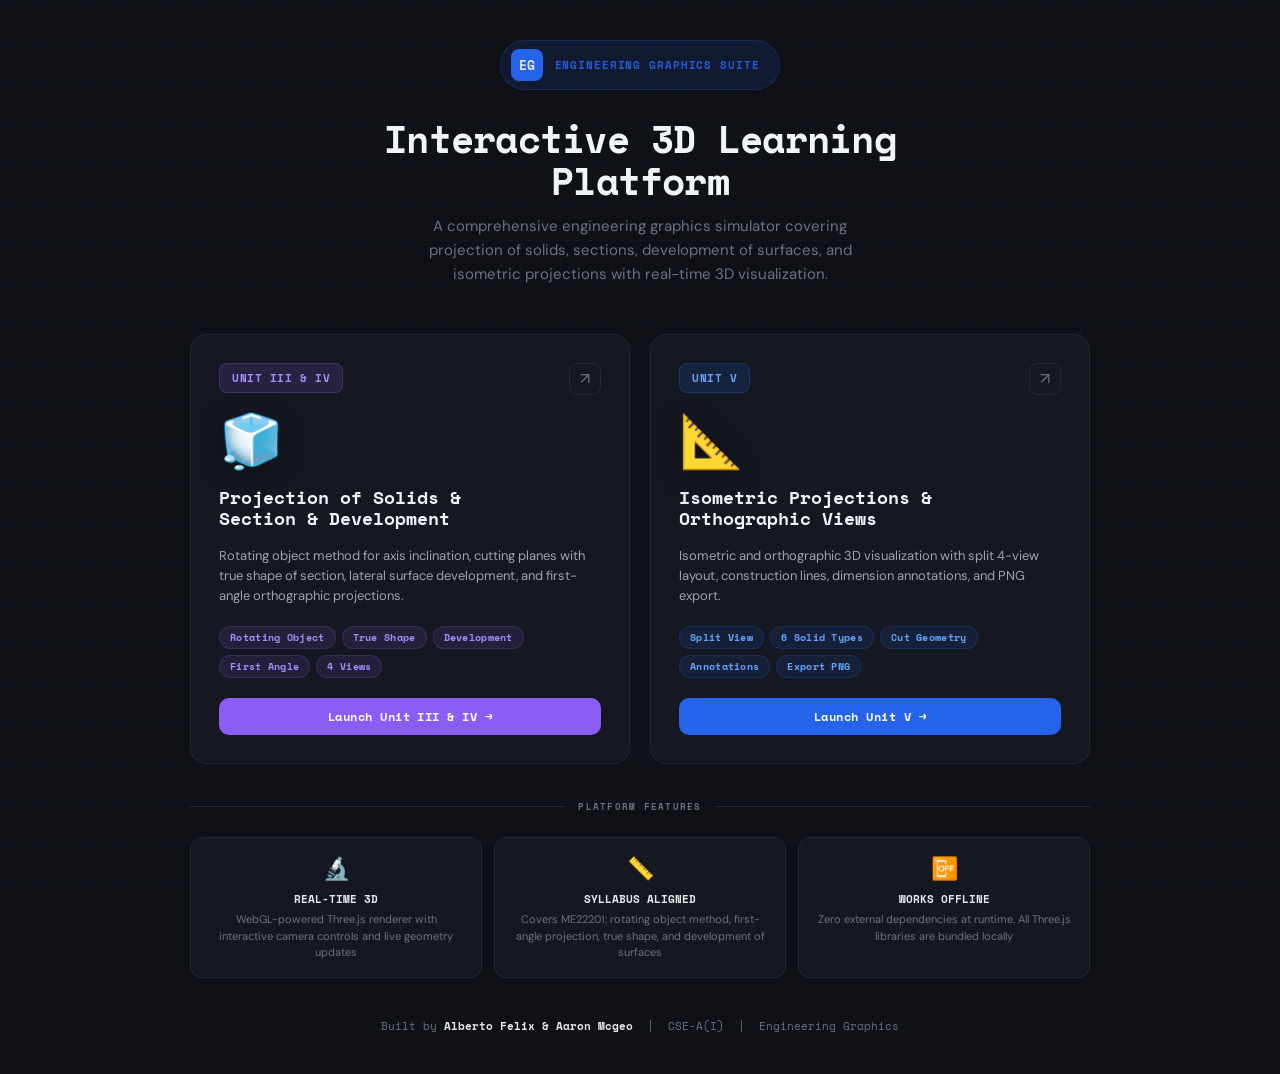
<file: index.html>
<!DOCTYPE html>
<html lang="en">
<head>
    <meta charset="UTF-8">
    <meta name="viewport" content="width=device-width, initial-scale=1.0">
    <title>Engineering Graphics Suite | Alberto Felix &amp; Aaron Mcgeo</title>
    <link rel="preconnect" href="https://fonts.googleapis.com">
    <link rel="preconnect" href="https://fonts.gstatic.com" crossorigin>
    <link href="https://fonts.googleapis.com/css2?family=Space+Mono:wght@400;700&family=DM+Sans:wght@300;400;500;600&display=swap" rel="stylesheet">
    <style>
        :root {
            --bg-app: #0f1117;
            --bg-card: #151820;
            --bg-card-hover: #1a1f2e;
            --accent-primary: #2563eb;
            --accent-secondary: #10b981;
            --accent-unit3-4: #8b5cf6;
            --accent-unit5: #2563eb;
            --text-on-dark: #e5e7eb;
            --text-muted: #6b7280;
            --border-dark: #1f2937;
            --font-mono: 'Space Mono', 'Courier New', monospace;
            --font-body: 'DM Sans', system-ui, sans-serif;
        }

        *, *::before, *::after { margin: 0; padding: 0; box-sizing: border-box; }

        body {
            font-family: var(--font-body);
            background: var(--bg-app);
            color: var(--text-on-dark);
            min-height: 100vh;
            display: flex;
            flex-direction: column;
            align-items: center;
            justify-content: center;
            padding: 40px 20px;
            overflow-x: hidden;
        }

        body::before {
            content: '';
            position: fixed;
            inset: 0;
            background-image:
                linear-gradient(rgba(37,99,235,0.05) 1px, transparent 1px),
                linear-gradient(90deg, rgba(37,99,235,0.05) 1px, transparent 1px);
            background-size: 40px 40px;
            pointer-events: none;
            z-index: 0;
        }

        .launcher-wrap {
            position: relative;
            z-index: 1;
            width: 100%;
            max-width: 900px;
        }

        .launcher-header {
            text-align: center;
            margin-bottom: 48px;
        }

        .logo-badge {
            display: inline-flex;
            align-items: center;
            gap: 12px;
            background: rgba(37,99,235,0.12);
            border: 1px solid rgba(37,99,235,0.25);
            border-radius: 100px;
            padding: 8px 20px 8px 10px;
            margin-bottom: 28px;
        }

        .logo-icon {
            width: 32px;
            height: 32px;
            background: var(--accent-primary);
            border-radius: 8px;
            display: flex;
            align-items: center;
            justify-content: center;
            font-family: var(--font-mono);
            font-size: 13px;
            font-weight: 700;
        }

        .logo-text {
            font-family: var(--font-mono);
            font-size: 11px;
            font-weight: 700;
            color: rgba(37,99,235,0.9);
            letter-spacing: 0.08em;
        }

        .launcher-title {
            font-family: var(--font-mono);
            font-size: clamp(24px, 4vw, 38px);
            font-weight: 700;
            color: #f1f5f9;
            letter-spacing: -0.02em;
            line-height: 1.1;
            margin-bottom: 12px;
        }

        .launcher-subtitle {
            font-size: 15px;
            color: var(--text-muted);
            max-width: 480px;
            margin: 0 auto;
            line-height: 1.6;
        }

        .units-grid {
            display: grid;
            grid-template-columns: 1fr 1fr;
            gap: 20px;
            margin-bottom: 36px;
        }

        @media (max-width: 640px) {
            .units-grid { grid-template-columns: 1fr; }
        }

        .unit-card {
            background: var(--bg-card);
            border: 1px solid var(--border-dark);
            border-radius: 16px;
            padding: 28px;
            text-decoration: none;
            display: flex;
            flex-direction: column;
            gap: 16px;
            transition: all 0.2s ease;
            position: relative;
            overflow: hidden;
            cursor: pointer;
        }

        .unit-card::before {
            content: '';
            position: absolute;
            inset: 0;
            opacity: 0;
            transition: opacity 0.2s;
        }

        .unit-card-u34::before {
            background: radial-gradient(ellipse at top left, rgba(139,92,246,0.12) 0%, transparent 65%);
        }

        .unit-card-u5::before {
            background: radial-gradient(ellipse at top left, rgba(37,99,235,0.12) 0%, transparent 65%);
        }

        .unit-card:hover {
            border-color: rgba(255,255,255,0.12);
            transform: translateY(-3px);
            box-shadow: 0 16px 40px rgba(0,0,0,0.4);
        }

        .unit-card:hover::before { opacity: 1; }

        .unit-card-u34:hover { border-color: rgba(139,92,246,0.4); }
        .unit-card-u5:hover { border-color: rgba(37,99,235,0.4); }

        .card-header {
            display: flex;
            align-items: flex-start;
            justify-content: space-between;
        }

        .unit-badge {
            display: inline-flex;
            align-items: center;
            gap: 8px;
            padding: 6px 12px;
            border-radius: 8px;
            font-family: var(--font-mono);
            font-size: 11px;
            font-weight: 700;
            letter-spacing: 0.05em;
        }

        .badge-u34 {
            background: rgba(139,92,246,0.15);
            color: #a78bfa;
            border: 1px solid rgba(139,92,246,0.25);
        }

        .badge-u5 {
            background: rgba(37,99,235,0.15);
            color: #60a5fa;
            border: 1px solid rgba(37,99,235,0.25);
        }

        .card-arrow {
            width: 32px;
            height: 32px;
            border-radius: 8px;
            display: flex;
            align-items: center;
            justify-content: center;
            font-size: 16px;
            transition: transform 0.2s;
            border: 1px solid var(--border-dark);
            color: var(--text-muted);
        }

        .unit-card:hover .card-arrow {
            transform: translate(2px, -2px);
        }

        .unit-card-u34:hover .card-arrow { border-color: #a78bfa; color: #a78bfa; }
        .unit-card-u5:hover .card-arrow { border-color: #60a5fa; color: #60a5fa; }

        .card-visual {
            font-size: 52px;
            line-height: 1;
            filter: drop-shadow(0 4px 12px rgba(0,0,0,0.4));
            margin: 4px 0;
        }

        .card-title {
            font-family: var(--font-mono);
            font-size: 18px;
            font-weight: 700;
            color: #f1f5f9;
            line-height: 1.2;
        }

        .card-desc {
            font-size: 13px;
            color: #9ca3af;
            line-height: 1.55;
        }

        .card-features {
            display: flex;
            flex-wrap: wrap;
            gap: 6px;
            margin-top: 4px;
        }

        .feature-tag {
            padding: 3px 10px;
            border-radius: 100px;
            font-size: 10px;
            font-family: var(--font-mono);
            font-weight: 700;
            letter-spacing: 0.03em;
        }

        .tag-u34 {
            background: rgba(139,92,246,0.12);
            color: #a78bfa;
            border: 1px solid rgba(139,92,246,0.2);
        }

        .tag-u5 {
            background: rgba(37,99,235,0.12);
            color: #60a5fa;
            border: 1px solid rgba(37,99,235,0.2);
        }

        .card-cta {
            margin-top: 4px;
            padding: 10px 18px;
            border-radius: 10px;
            font-family: var(--font-mono);
            font-size: 12px;
            font-weight: 700;
            letter-spacing: 0.04em;
            text-align: center;
            transition: all 0.15s;
            border: none;
            cursor: pointer;
            display: block;
            text-decoration: none;
        }

        .cta-u34 {
            background: #8b5cf6;
            color: white;
        }
        .cta-u34:hover { background: #7c3aed; box-shadow: 0 6px 20px rgba(139,92,246,0.4); }

        .cta-u5 {
            background: #2563eb;
            color: white;
        }
        .cta-u5:hover { background: #1d4ed8; box-shadow: 0 6px 20px rgba(37,99,235,0.4); }

        .section-divider {
            display: flex;
            align-items: center;
            gap: 14px;
            margin: 32px 0 24px;
            color: var(--text-muted);
            font-family: var(--font-mono);
            font-size: 9px;
            font-weight: 700;
            letter-spacing: 0.14em;
        }
        .section-divider::before, .section-divider::after {
            content: '';
            flex: 1;
            height: 1px;
            background: var(--border-dark);
        }

        .info-row {
            display: grid;
            grid-template-columns: repeat(3, 1fr);
            gap: 12px;
        }

        @media (max-width: 640px) {
            .info-row { grid-template-columns: 1fr; }
        }

        .info-block {
            background: var(--bg-card);
            border: 1px solid var(--border-dark);
            border-radius: 12px;
            padding: 16px 18px;
            text-align: center;
        }

        .info-block-icon {
            font-size: 22px;
            margin-bottom: 8px;
            display: block;
        }

        .info-block-title {
            font-family: var(--font-mono);
            font-size: 11px;
            font-weight: 700;
            color: #e5e7eb;
            margin-bottom: 4px;
        }

        .info-block-desc {
            font-size: 11px;
            color: var(--text-muted);
            line-height: 1.5;
        }

        .launcher-footer {
            margin-top: 40px;
            text-align: center;
            font-size: 11px;
            color: var(--text-muted);
            font-family: var(--font-mono);
        }

        .launcher-footer strong {
            color: #e5e7eb;
        }
    </style>
</head>
<body>
    <div class="launcher-wrap">

        <div class="launcher-header">
            <div class="logo-badge">
                <div class="logo-icon">EG</div>
                <span class="logo-text">ENGINEERING GRAPHICS SUITE</span>
            </div>
            <h1 class="launcher-title">Interactive 3D Learning<br>Platform</h1>
            <p class="launcher-subtitle">A comprehensive engineering graphics simulator covering projection of solids, sections, development of surfaces, and isometric projections with real-time 3D visualization.</p>
        </div>

        <div class="units-grid">

            <!-- Unit III & IV Card -->
            <a href="unit3-4/index.html" class="unit-card unit-card-u34">
                <div class="card-header">
                    <span class="unit-badge badge-u34">UNIT III &amp; IV</span>
                    <div class="card-arrow">↗</div>
                </div>
                <div class="card-visual">🧊</div>
                <div>
                    <div class="card-title">Projection of Solids &amp;<br>Section &amp; Development</div>
                </div>
                <div class="card-desc">
                    Rotating object method for axis inclination, cutting planes with true shape of section, lateral surface development, and first-angle orthographic projections.
                </div>
                <div class="card-features">
                    <span class="feature-tag tag-u34">Rotating Object</span>
                    <span class="feature-tag tag-u34">True Shape</span>
                    <span class="feature-tag tag-u34">Development</span>
                    <span class="feature-tag tag-u34">First Angle</span>
                    <span class="feature-tag tag-u34">4 Views</span>
                </div>
                <span class="card-cta cta-u34">Launch Unit III &amp; IV →</span>
            </a>

            <!-- Unit V Card -->
            <a href="unit5/index.html" class="unit-card unit-card-u5">
                <div class="card-header">
                    <span class="unit-badge badge-u5">UNIT V</span>
                    <div class="card-arrow">↗</div>
                </div>
                <div class="card-visual">📐</div>
                <div>
                    <div class="card-title">Isometric Projections &amp;<br>Orthographic Views</div>
                </div>
                <div class="card-desc">
                    Isometric and orthographic 3D visualization with split 4-view layout, construction lines, dimension annotations, and PNG export.
                </div>
                <div class="card-features">
                    <span class="feature-tag tag-u5">Split View</span>
                    <span class="feature-tag tag-u5">6 Solid Types</span>
                    <span class="feature-tag tag-u5">Cut Geometry</span>
                    <span class="feature-tag tag-u5">Annotations</span>
                    <span class="feature-tag tag-u5">Export PNG</span>
                </div>
                <span class="card-cta cta-u5">Launch Unit V →</span>
            </a>

        </div>

        <div class="section-divider">PLATFORM FEATURES</div>

        <div class="info-row">
            <div class="info-block">
                <span class="info-block-icon">🔬</span>
                <div class="info-block-title">REAL-TIME 3D</div>
                <div class="info-block-desc">WebGL-powered Three.js renderer with interactive camera controls and live geometry updates</div>
            </div>
            <div class="info-block">
                <span class="info-block-icon">📏</span>
                <div class="info-block-title">SYLLABUS ALIGNED</div>
                <div class="info-block-desc">Covers ME22201: rotating object method, first-angle projection, true shape, and development of surfaces</div>
            </div>
            <div class="info-block">
                <span class="info-block-icon">📴</span>
                <div class="info-block-title">WORKS OFFLINE</div>
                <div class="info-block-desc">Zero external dependencies at runtime. All Three.js libraries are bundled locally</div>
            </div>
        </div>

        <div class="launcher-footer">
            Built by <strong>Alberto Felix &amp; Aaron Mcgeo</strong> &nbsp;|&nbsp; CSE-A(I) &nbsp;|&nbsp; Engineering Graphics
        </div>

    </div>
</body>
</html>
</file>
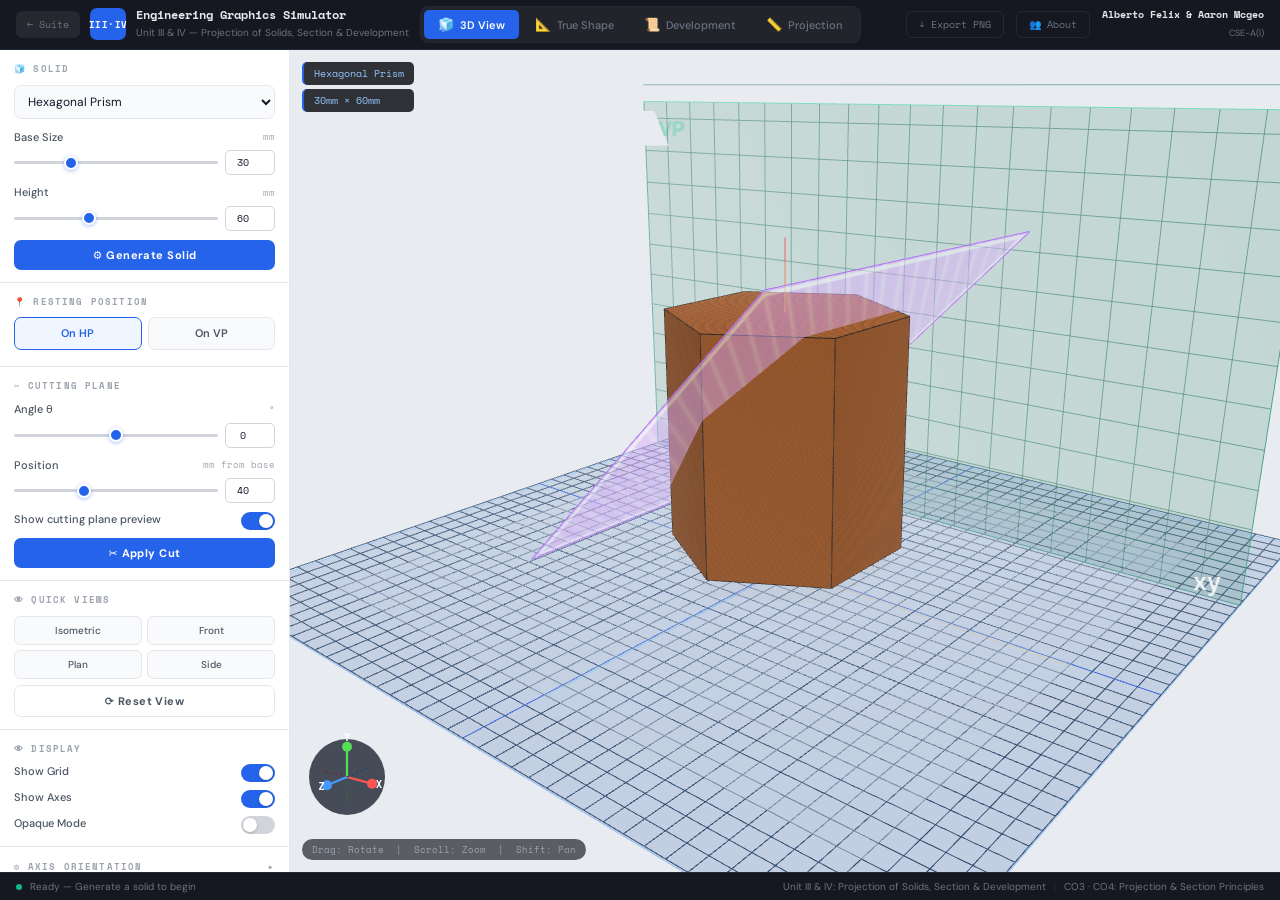
<file: unit3-4/index.html>
<!DOCTYPE html>
<html lang="en">
<head>
    <meta charset="UTF-8">
    <meta name="viewport" content="width=device-width, initial-scale=1.0, user-scalable=no">
    <title>Unit III & IV — Projection & Section of Solids | Engineering Graphics</title>
    <link rel="preconnect" href="https://fonts.googleapis.com">
    <link rel="preconnect" href="https://fonts.gstatic.com" crossorigin>
    <link href="https://fonts.googleapis.com/css2?family=Space+Mono:wght@400;700&family=DM+Sans:wght@300;400;500;600&display=swap" rel="stylesheet">
    <link rel="stylesheet" href="css/style.css">
    <script type="importmap">
        {
            "imports": {
                "three": "../common/three.module.js",
                "three/addons/": "../common/"
            }
        }
    </script>
</head>
<body>
    <div class="app-container">

        <!-- ===== HEADER ===== -->
        <header class="header">
            <div class="header-left">
                <a href="../index.html" class="back-btn" title="Back to Suite Launcher">← Suite</a>
                <div class="logo-mark">III·IV</div>
                <div class="title-block">
                    <h1>Engineering Graphics Simulator</h1>
                    <span class="subtitle">Unit III &amp; IV — Projection of Solids, Section &amp; Development</span>
                </div>
            </div>

            <!-- Tab Switcher -->
            <div class="header-center">
                <div class="tab-switcher">
                    <button class="tab-btn active" data-tab="tab3d">
                        <span class="tab-icon">🧊</span> 3D View
                    </button>
                    <button class="tab-btn" data-tab="tabTrueShape">
                        <span class="tab-icon">📐</span> True Shape
                    </button>
                    <button class="tab-btn" data-tab="tabDev">
                        <span class="tab-icon">📜</span> Development
                    </button>
                    <button class="tab-btn" data-tab="tabProj">
                        <span class="tab-icon">📏</span> Projection
                    </button>
                </div>
            </div>

            <div class="header-right">
                <button class="export-btn" id="exportBtn" title="Export view as PNG">↓ Export PNG</button>
                <button class="about-btn" id="aboutBtn" title="About this project">👥 About</button>
                <div class="credits-block">
                    <span class="credits-names">Alberto Felix &amp; Aaron Mcgeo</span>
                    <span class="credits-class">CSE-A(I)</span>
                </div>
            </div>
        </header>

        <!-- ===== MAIN LAYOUT ===== -->
        <div class="main-layout">

            <!-- ===== SIDEBAR ===== -->
            <aside class="sidebar" id="sidebar">

                <!-- ══════ TIER 1: ESSENTIAL (always open) ══════ -->

                <!-- Solid Type & Dimensions -->
                <div class="panel-section">
                    <div class="section-label">🧊 SOLID</div>
                    <select id="solidType" class="select-input">
                        <optgroup label="Prisms">
                            <option value="hexPrism" selected>Hexagonal Prism</option>
                            <option value="pentPrism">Pentagonal Prism</option>
                            <option value="triPrism">Triangular Prism</option>
                            <option value="cylinder">Cylinder</option>
                            <option value="cube">Cube</option>
                            <option value="cuboid">Cuboid</option>
                        </optgroup>
                        <optgroup label="Pyramids">
                            <option value="hexPyramid">Hexagonal Pyramid</option>
                            <option value="pentPyramid">Pentagonal Pyramid</option>
                            <option value="squarePyramid">Square Pyramid</option>
                            <option value="triPyramid">Triangular Pyramid</option>
                            <option value="cone">Cone</option>
                        </optgroup>
                    </select>

                    <div class="dim-row">
                        <label class="dim-label-text" id="lblBase">Base Size <span class="unit">mm</span></label>
                        <div class="dim-control">
                            <input type="range" id="solidR" min="5" max="100" value="30" step="1">
                            <input type="number" id="solidRVal" value="30" min="5" max="100" step="1">
                        </div>
                    </div>

                    <div class="dim-row">
                        <label class="dim-label-text">Height <span class="unit">mm</span></label>
                        <div class="dim-control">
                            <input type="range" id="solidH" min="10" max="150" value="60" step="1">
                            <input type="number" id="solidHVal" value="60" min="10" max="150" step="1">
                        </div>
                    </div>

                    <div class="dim-row" id="cuboidExtra" style="display:none">
                        <label class="dim-label-text">Depth <span class="unit">mm</span></label>
                        <div class="dim-control">
                            <input type="range" id="solidD" min="5" max="100" value="30" step="1">
                            <input type="number" id="solidDVal" value="30" min="5" max="100" step="1">
                        </div>
                    </div>

                    <button class="btn btn-primary" id="generateBtn">⚙ Generate Solid</button>
                </div>

                <!-- Resting Position -->
                <div class="panel-section">
                    <div class="section-label">📍 RESTING POSITION</div>
                    <div class="radio-row">
                        <label class="radio-pill">
                            <input type="radio" name="restPos" value="HP" checked> On HP
                        </label>
                        <label class="radio-pill">
                            <input type="radio" name="restPos" value="VP"> On VP
                        </label>
                    </div>
                </div>

                <!-- Cutting Plane -->
                <div class="panel-section">
                    <div class="section-label">✂ CUTTING PLANE</div>
                    <div class="dim-row">
                        <label class="dim-label-text">Angle θ <span class="unit">°</span></label>
                        <div class="dim-control">
                            <input type="range" id="cutAngle" min="-90" max="90" value="0" step="1">
                            <input type="number" id="cutAngleVal" value="0" min="-90" max="90" step="1">
                        </div>
                    </div>
                    <div class="dim-row">
                        <label class="dim-label-text">Position <span class="unit">mm from base</span></label>
                        <div class="dim-control">
                            <input type="range" id="cutPos" min="0" max="120" value="40" step="1">
                            <input type="number" id="cutPosVal" value="40" min="0" max="120" step="1">
                        </div>
                    </div>
                    <div class="toggle-row">
                        <label class="toggle-label" for="showCutPreview">Show cutting plane preview</label>
                        <label class="toggle">
                            <input type="checkbox" id="showCutPreview" checked>
                            <span class="toggle-track"></span>
                        </label>
                    </div>
                    <button class="btn btn-primary" id="applyCutBtn">✂ Apply Cut</button>
                    <button class="btn btn-ghost" id="restoreCutBtn" style="display:none">↩ Restore Solid</button>
                </div>

                <!-- Quick Views -->
                <div class="panel-section">
                    <div class="section-label">👁 QUICK VIEWS</div>
                    <div class="quick-view-grid">
                        <button class="qv-btn" id="viewIsoBtn">Isometric</button>
                        <button class="qv-btn" id="viewFrontBtn">Front</button>
                        <button class="qv-btn" id="viewTopBtn">Plan</button>
                        <button class="qv-btn" id="viewSideBtn">Side</button>
                    </div>
                    <button class="btn btn-ghost" id="resetViewBtn" style="margin-top:6px">⟳ Reset View</button>
                </div>

                <!-- Display Toggles -->
                <div class="panel-section">
                    <div class="section-label">👁 DISPLAY</div>
                    <div class="toggle-row">
                        <label class="toggle-label" for="showGridToggle">Show Grid</label>
                        <label class="toggle"><input type="checkbox" id="showGridToggle" checked><span class="toggle-track"></span></label>
                    </div>
                    <div class="toggle-row">
                        <label class="toggle-label" for="showAxesToggle">Show Axes</label>
                        <label class="toggle"><input type="checkbox" id="showAxesToggle" checked><span class="toggle-track"></span></label>
                    </div>
                    <div class="toggle-row">
                        <label class="toggle-label" for="opaqueModeToggle">Opaque Mode</label>
                        <label class="toggle"><input type="checkbox" id="opaqueModeToggle"><span class="toggle-track"></span></label>
                    </div>
                </div>

                <!-- ══════ TIER 2: ADVANCED (collapsed by default) ══════ -->

                <!-- Axis Orientation -->
                <div class="panel-section collapsible">
                    <div class="section-label collapse-trigger" data-target="axisAdvanced">
                        ⚙ AXIS ORIENTATION <span class="collapse-arrow">▸</span>
                    </div>
                    <div class="collapse-content" id="axisAdvanced" style="display:none">
                        <!-- Quick-set buttons for common exam orientations (Fix 5.1) -->
                        <div class="ctrl-note" style="margin-bottom:4px">Quick Orientations</div>
                        <div style="display:flex;flex-wrap:wrap;gap:4px;margin-bottom:8px" id="orientPresets">
                            <button class="quick-load-btn orient-btn" data-hp="90" data-vp="90" title="Axis ⊥ HP (upright)">⊥ HP</button>
                            <button class="quick-load-btn orient-btn" data-hp="30" data-vp="90" title="Axis at 30° to HP">30°</button>
                            <button class="quick-load-btn orient-btn" data-hp="45" data-vp="90" title="Axis at 45° to HP">45°</button>
                            <button class="quick-load-btn orient-btn" data-hp="60" data-vp="90" title="Axis at 60° to HP">60°</button>
                            <button class="quick-load-btn orient-btn" data-hp="0"  data-vp="90" title="Axis on HP (lying)">On HP</button>
                            <button class="quick-load-btn orient-btn" data-hp="90" data-vp="0"  title="Axis on VP">On VP</button>
                        </div>
                        <div class="dim-row">
                            <label class="dim-label-text">∠ with HP <span class="unit">°</span></label>
                            <div class="dim-control">
                                <input type="range" id="incHP" min="0" max="90" value="90" step="1">
                                <input type="number" id="incHPVal" value="90" min="0" max="90" step="1">
                            </div>
                        </div>
                        <div class="dim-row">
                            <label class="dim-label-text">∠ with VP <span class="unit">°</span></label>
                            <div class="dim-control">
                                <input type="range" id="incVP" min="0" max="90" value="90" step="1">
                                <input type="number" id="incVPVal" value="90" min="0" max="90" step="1">
                            </div>
                        </div>
                        <div class="toggle-row">
                            <label class="toggle-label" for="perpEdgeCB">Edge ⊥ HP</label>
                            <label class="toggle"><input type="checkbox" id="perpEdgeCB"><span class="toggle-track"></span></label>
                        </div>
                        <select id="perpEdgeSel" disabled class="select-input">
                            <option value="0">Edge 1</option>
                        </select>
                        <div class="ctrl-note">Free Rotation (clamped ±90°)</div>
                        <div class="dim-row">
                            <label class="dim-label-text">Rot X <span class="unit">°</span></label>
                            <div class="dim-control">
                                <input type="range" id="rotX" min="-90" max="90" value="0" step="1">
                                <input type="number" id="rotXVal" value="0" min="-90" max="90" step="1">
                            </div>
                        </div>
                        <div class="dim-row">
                            <label class="dim-label-text">Rot Y <span class="unit">°</span></label>
                            <div class="dim-control">
                                <input type="range" id="rotY" min="-180" max="180" value="0" step="1">
                                <input type="number" id="rotYVal" value="0" min="-180" max="180" step="1">
                            </div>
                        </div>
                        <div class="dim-row">
                            <label class="dim-label-text">Rot Z <span class="unit">°</span></label>
                            <div class="dim-control">
                                <input type="range" id="rotZ" min="-90" max="90" value="0" step="1">
                                <input type="number" id="rotZVal" value="0" min="-90" max="90" step="1">
                            </div>
                        </div>
                    </div>
                </div>

                <!-- Reference Planes -->
                <div class="panel-section collapsible">
                    <div class="section-label collapse-trigger" data-target="planesAdvanced">
                        📋 REFERENCE PLANES <span class="collapse-arrow">▸</span>
                    </div>
                    <div class="collapse-content" id="planesAdvanced" style="display:none">
                        <!-- HP -->
                        <div class="plane-block hp">
                            <div class="plane-block-title">
                                <span>▰ HP — Horizontal</span>
                                <label class="mini-toggle">
                                    <input type="checkbox" id="hpVisibleCB" checked>
                                    <span>Show</span>
                                </label>
                            </div>
                            <div class="plane-mode-row">
                                <label class="plane-mode-pill">
                                    <input type="radio" name="hpMode" value="trans" checked> Trans
                                </label>
                                <label class="plane-mode-pill">
                                    <input type="radio" name="hpMode" value="solid"> Solid
                                </label>
                                <label class="plane-mode-pill">
                                    <input type="radio" name="hpMode" value="hide"> Hide
                                </label>
                            </div>
                        </div>
                        <!-- VP -->
                        <div class="plane-block vp">
                            <div class="plane-block-title">
                                <span>▰ VP — Vertical</span>
                                <label class="mini-toggle">
                                    <input type="checkbox" id="vpVisibleCB" checked>
                                    <span>Show</span>
                                </label>
                            </div>
                            <div class="plane-mode-row">
                                <label class="plane-mode-pill">
                                    <input type="radio" name="vpMode" value="trans" checked> Trans
                                </label>
                                <label class="plane-mode-pill">
                                    <input type="radio" name="vpMode" value="solid"> Solid
                                </label>
                                <label class="plane-mode-pill">
                                    <input type="radio" name="vpMode" value="hide"> Hide
                                </label>
                            </div>
                        </div>
                    </div>
                </div>

                <!-- Quick Load -->
                <div class="panel-section collapsible">
                    <div class="section-label collapse-trigger" data-target="quickLoadAdvanced">
                        ⚡ QUICK LOAD <span class="collapse-arrow">▸</span>
                    </div>
                    <div class="collapse-content" id="quickLoadAdvanced" style="display:none">
                        <div class="quick-btns-grid">
                            <button class="quick-load-btn" data-solid="hexPrism">Hex Prism</button>
                            <button class="quick-load-btn" data-solid="pentPyramid">Pent Pyramid</button>
                            <button class="quick-load-btn" data-solid="cone">Cone</button>
                            <button class="quick-load-btn" data-solid="cylinder">Cylinder</button>
                            <button class="quick-load-btn" data-solid="cube">Cube</button>
                            <button class="quick-load-btn" data-solid="cuboid">Cuboid</button>
                        </div>
                    </div>
                </div>

                <!-- Problem Presets -->
                <div class="panel-section collapsible">
                    <div class="section-label collapse-trigger" data-target="presetsAdvanced">
                        📋 PROBLEM PRESETS <span class="collapse-arrow">▸</span>
                    </div>
                    <div class="collapse-content" id="presetsAdvanced" style="display:none">
                        <div id="presetsList" style="display:flex;flex-direction:column;gap:4px;max-height:300px;overflow-y:auto;">
                            <!-- Populated by main.js -->
                        </div>
                    </div>
                </div>

                <!-- Legend -->
                <div class="panel-section">
                    <div class="section-label">🎨 LEGEND</div>
                    <div class="legend-list">
                        <div class="legend-item"><span class="legend-dot" style="background:#3b82f6"></span>HP — Horizontal Plane</div>
                        <div class="legend-item"><span class="legend-dot" style="background:#10b981"></span>VP — Vertical Plane</div>
                        <div class="legend-item"><span class="legend-dot" style="background:#f97316"></span>Solid</div>
                        <div class="legend-item"><span class="legend-dot" style="background:#a855f7"></span>Cutting Plane</div>
                        <div class="legend-item"><span class="legend-dot" style="background:#ef4444"></span>Cut Section</div>
                    </div>
                </div>

            </aside>

            <!-- ===== CONTENT AREA ===== -->
            <div class="content-area">

                <!-- 3D View Tab -->
                <div class="tab-content active" id="tab3d">
                    <div class="viewport-wrap" id="threeContainer"></div>
                    <div class="viewport-overlay">
                        <div class="info-chip" id="infoSolidType">Hexagonal Prism</div>
                        <div class="info-chip" id="infoDims">30mm × 60mm</div>
                    </div>
                    <div class="controls-hint">Drag: Rotate &nbsp;|&nbsp; Scroll: Zoom &nbsp;|&nbsp; Shift: Pan</div>
                </div>

                <!-- True Shape Tab -->
                <div class="tab-content" id="tabTrueShape">
                    <div class="canvas2d-wrap">
                        <canvas id="canvasTrueShape"></canvas>
                    </div>
                </div>

                <!-- Development Tab -->
                <div class="tab-content" id="tabDev">
                    <div class="dev-toolbar">
                        <span class="dev-label">Mode:</span>
                        <label class="dev-radio">
                            <input type="radio" name="devMode" value="full" checked> Full Solid
                        </label>
                        <label class="dev-radio">
                            <input type="radio" name="devMode" value="sectioned"> Sectioned
                        </label>
                        <button class="dev-unroll-btn" id="unrollBtn">▶ Unroll</button>
                    </div>
                    <div class="canvas2d-wrap">
                        <canvas id="canvasDev"></canvas>
                    </div>
                </div>

                                <!-- Projection Tab -->
                <div class="tab-content" id="tabProj">
                    <div class="dev-toolbar">
                        <span class="dev-label">View:</span>
                        <label class="dev-radio">
                            <input type="radio" name="projMode" value="full" checked> Full Solid
                        </label>
                        <label class="dev-radio">
                            <input type="radio" name="projMode" value="sectioned"> Sectioned
                        </label>
                        <span style="flex:1"></span>
                        <span class="dev-label" id="projCutInfo" style="display:none;color:#ef4444;font-size:10px">✂ Cut applied</span>
                    </div>
                    <div class="canvas2d-wrap">
                        <canvas id="canvasProj"></canvas>
                    </div>
                </div>

            </div>

        </div>

        <!-- ===== FOOTER ===== -->
        <footer class="footer">
            <div class="footer-left">
                <span class="status-dot" id="statusDot"></span>
                <span id="statusText">Ready — Generate a solid to begin</span>
            </div>
            <div class="footer-right">
                <span>Unit III &amp; IV: Projection of Solids, Section &amp; Development</span>
                <span class="footer-sep">|</span>
                <span>CO3 · CO4: Projection &amp; Section Principles</span>
            </div>
        </footer>

    </div>

    <!-- ===== ABOUT MODAL ===== -->
    <div class="modal-overlay" id="aboutModal">
        <div class="modal">
            <div class="modal-header">
                <div class="modal-title">
                    <div class="modal-title-icon">⬡</div>
                    <div>
                        <div class="modal-title-main">About EG-Visualizer</div>
                        <div class="modal-title-sub">Engineering Graphics · CSE-A</div>
                    </div>
                </div>
                <button class="modal-close" id="modalCloseBtn">✕</button>
            </div>
            <div class="modal-body">
                <div class="modal-intro">
                    A <strong>3D Engineering Graphics visualizer</strong> for understanding projection of solids, section planes, surface development, and orthographic projections. Built as a course project for the <strong>Engineering Graphics (ME22201)</strong> curriculum.
                </div>
                <div class="modal-divider"></div>
                <div class="member-cards">
                    <div class="member-card professor">
                        <div class="member-avatar prof">DA</div>
                        <div class="member-info">
                            <div class="member-name">Dr. Anjan Augustine</div>
                            <div class="member-role prof-role">Faculty Guide &amp; Mentor</div>
                            <div class="member-dept">Department of Mechanical Engineering · Course Instructor</div>
                        </div>
                    </div>
                    <div class="member-card">
                        <div class="member-avatar s1">AM</div>
                        <div class="member-info">
                            <div class="member-name">Aaron Mcgeo</div>
                            <div class="member-role student-role">Developer &amp; Co-Author</div>
                            <div class="member-dept">B.E CSE · Batch 2029 · CSE-A</div>
                        </div>
                    </div>
                    <div class="member-card">
                        <div class="member-avatar s2">AF</div>
                        <div class="member-info">
                            <div class="member-name">Alberto Felix</div>
                            <div class="member-role student-role">Developer &amp; Co-Author</div>
                            <div class="member-dept">B.E CSE · Batch 2029 · CSE-A</div>
                        </div>
                    </div>
                </div>
                <div class="modal-project">
                    <div class="modal-project-title">⚙ Project Details</div>
                    <div class="modal-project-grid">
                        <div class="mpg-item"><strong>Version</strong>v1.0</div>
                        <div class="mpg-item"><strong>Engine</strong>Three.js (local)</div>
                        <div class="mpg-item"><strong>Course</strong>ME22201</div>
                        <div class="mpg-item"><strong>Units</strong>III &amp; IV</div>
                        <div class="mpg-item"><strong>Solids</strong>8 types</div>
                        <div class="mpg-item"><strong>Views</strong>3D · True Shape · Dev · Proj</div>
                    </div>
                </div>
            </div>
        </div>
    </div>

    <!-- Scripts -->
    <script type="module" src="js/main.js"></script>
</body>
</html>
</file>
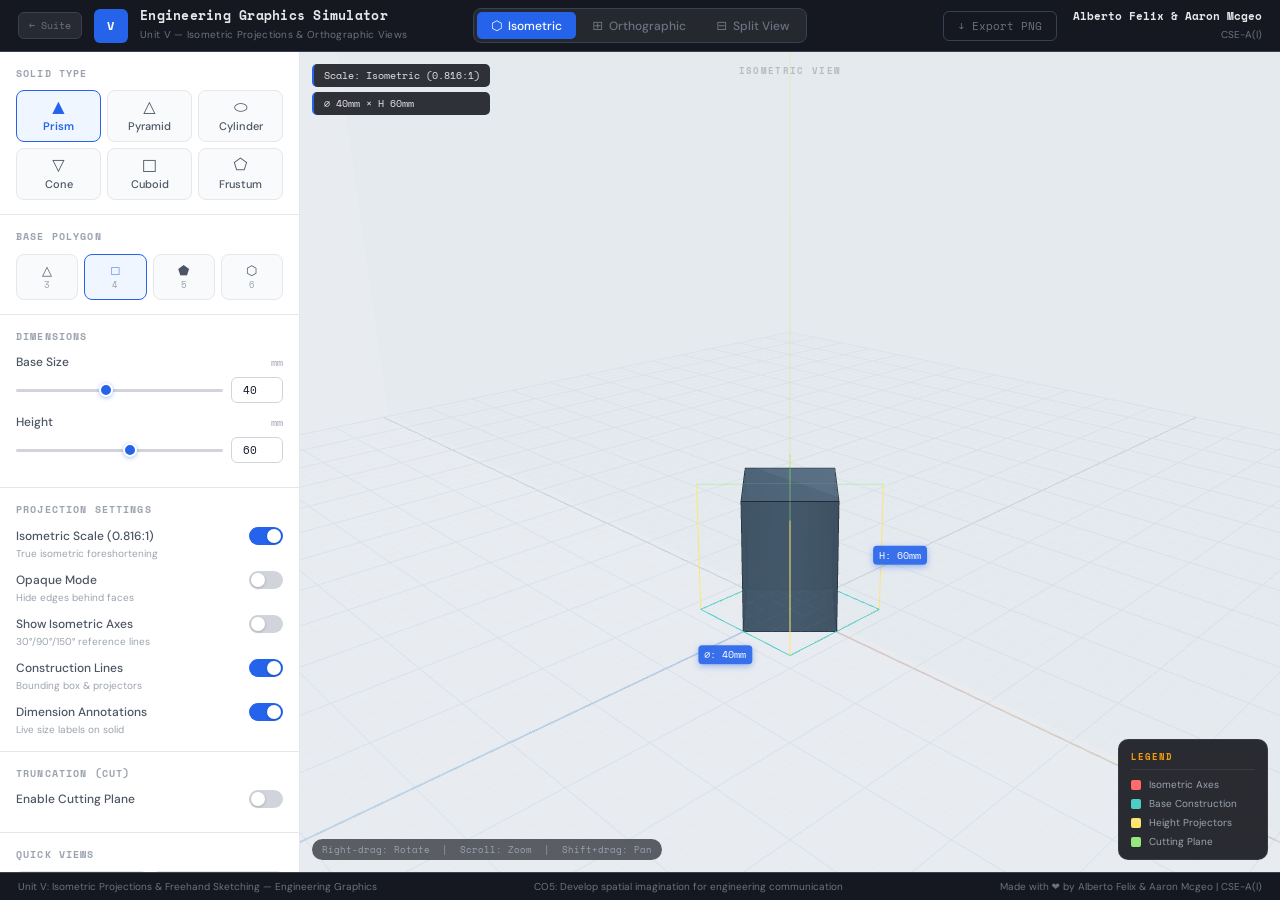
<file: unit5/index.html>
<!DOCTYPE html>
<html lang="en">
<head>
    <meta charset="UTF-8">
    <meta name="viewport" content="width=device-width, initial-scale=1.0, user-scalable=no">
    <title>Unit V — Isometric Projections | Engineering Graphics</title>
    <link rel="preconnect" href="https://fonts.googleapis.com">
    <link rel="preconnect" href="https://fonts.gstatic.com" crossorigin>
    <link href="https://fonts.googleapis.com/css2?family=Space+Mono:wght@400;700&family=DM+Sans:wght@300;400;500;600&display=swap" rel="stylesheet">
    <link rel="stylesheet" href="css/style.css">
    <script type="importmap">
        {
            "imports": {
                "three": "../../common/three.module.js",
                "three/addons/": "../../common/"
            }
        }
    </script>
</head>
<body>
    <div class="app-container">

        <!-- HEADER -->
        <header class="header">
            <div class="header-left">
                <a href="../index.html" class="back-btn" title="Back to Suite Launcher">← Suite</a>
                <div class="logo-mark">V</div>
                <div class="title-block">
                    <h1>Engineering Graphics Simulator</h1>
                    <span class="subtitle">Unit V — Isometric Projections &amp; Orthographic Views</span>
                </div>
            </div>
            <div class="header-center">
                <div class="view-mode-switcher">
                    <button class="mode-btn active" id="modeIso" data-mode="iso">
                        <span class="mode-icon">⬡</span> Isometric
                    </button>
                    <button class="mode-btn" id="modeOrtho" data-mode="ortho">
                        <span class="mode-icon">⊞</span> Orthographic
                    </button>
                    <button class="mode-btn" id="modeSplit" data-mode="split">
                        <span class="mode-icon">⊟</span> Split View
                    </button>
                </div>
            </div>
            <div class="header-right">
                <button class="export-btn" id="exportBtn" title="Export as PNG">↓ Export PNG</button>
                <div class="credits-block">
                    <span class="credits-names">Alberto Felix &amp; Aaron Mcgeo</span>
                    <span class="credits-class">CSE-A(I)</span>
                </div>
            </div>
        </header>

        <!-- MAIN -->
        <div class="main-layout">

            <!-- LEFT PANEL -->
            <aside class="sidebar" id="sidebar">

                <div class="panel-section">
                    <div class="section-label">SOLID TYPE</div>
                    <div class="solid-type-grid">
                        <button class="solid-type-btn active" data-type="prism"><span class="solid-icon">▲</span><span>Prism</span></button>
                        <button class="solid-type-btn" data-type="pyramid"><span class="solid-icon">△</span><span>Pyramid</span></button>
                        <button class="solid-type-btn" data-type="cylinder"><span class="solid-icon">⬭</span><span>Cylinder</span></button>
                        <button class="solid-type-btn" data-type="cone"><span class="solid-icon">▽</span><span>Cone</span></button>
                        <button class="solid-type-btn" data-type="cuboid"><span class="solid-icon">□</span><span>Cuboid</span></button>
                        <button class="solid-type-btn" data-type="frustum"><span class="solid-icon">⬠</span><span>Frustum</span></button>
                    </div>
                </div>

                <div class="panel-section" id="baseShapeSection">
                    <div class="section-label">BASE POLYGON</div>
                    <div class="polygon-btns">
                        <button class="poly-btn" data-sides="3">△<br><small>3</small></button>
                        <button class="poly-btn active" data-sides="4">□<br><small>4</small></button>
                        <button class="poly-btn" data-sides="5">⬟<br><small>5</small></button>
                        <button class="poly-btn" data-sides="6">⬡<br><small>6</small></button>
                    </div>
                </div>

                <div class="panel-section">
                    <div class="section-label">DIMENSIONS</div>
                    <div class="dim-row">
                        <label>Base Size <span class="unit">mm</span></label>
                        <div class="dim-control">
                            <input type="range" id="baseSize" min="10" max="80" step="1" value="40">
                            <input type="number" id="baseSizeVal" value="40" min="10" max="80" step="1">
                        </div>
                    </div>
                    <div class="dim-row">
                        <label>Height <span class="unit">mm</span></label>
                        <div class="dim-control">
                            <input type="range" id="height" min="10" max="100" step="1" value="60">
                            <input type="number" id="heightVal" value="60" min="10" max="100" step="1">
                        </div>
                    </div>
                    <div class="dim-row" id="frustumTopRow" style="display:none">
                        <label>Top Size <span class="unit">mm</span></label>
                        <div class="dim-control">
                            <input type="range" id="frustumTop" min="5" max="60" step="1" value="20">
                            <input type="number" id="frustumTopVal" value="20" min="5" max="60" step="1">
                        </div>
                    </div>
                </div>

                <div class="panel-section">
                    <div class="section-label">PROJECTION SETTINGS</div>
                    <div class="toggle-row">
                        <label class="toggle-label" for="isometricScale">Isometric Scale (0.816:1)<span class="label-hint">True isometric foreshortening</span></label>
                        <label class="toggle"><input type="checkbox" id="isometricScale" checked><span class="toggle-track"></span></label>
                    </div>
                    <div class="toggle-row">
                        <label class="toggle-label" for="opaqueMode">Opaque Mode<span class="label-hint">Hide edges behind faces</span></label>
                        <label class="toggle"><input type="checkbox" id="opaqueMode"><span class="toggle-track"></span></label>
                    </div>
                    <div class="toggle-row">
                        <label class="toggle-label" for="showAxes">Show Isometric Axes<span class="label-hint">30°/90°/150° reference lines</span></label>
                        <label class="toggle"><input type="checkbox" id="showAxes"><span class="toggle-track"></span></label>
                    </div>
                    <div class="toggle-row">
                        <label class="toggle-label" for="showConstruction">Construction Lines<span class="label-hint">Bounding box &amp; projectors</span></label>
                        <label class="toggle"><input type="checkbox" id="showConstruction" checked><span class="toggle-track"></span></label>
                    </div>
                    <div class="toggle-row">
                        <label class="toggle-label" for="showDimensions">Dimension Annotations<span class="label-hint">Live size labels on solid</span></label>
                        <label class="toggle"><input type="checkbox" id="showDimensions" checked><span class="toggle-track"></span></label>
                    </div>
                </div>

                <div class="panel-section">
                    <div class="section-label">TRUNCATION (CUT)</div>
                    <div class="toggle-row">
                        <label class="toggle-label" for="truncatedMode">Enable Cutting Plane</label>
                        <label class="toggle"><input type="checkbox" id="truncatedMode"><span class="toggle-track"></span></label>
                    </div>
                    <div id="truncationControls" style="display:none">
                        <div class="dim-row">
                            <label>Cut Height <span class="unit">mm</span></label>
                            <div class="dim-control">
                                <input type="range" id="cutHeight" min="0" max="100" step="1" value="30">
                                <input type="number" id="cutHeightVal" value="30" min="0" max="100" step="1">
                            </div>
                        </div>
                        <div class="dim-row">
                            <label>Cut Angle <span class="unit">°</span></label>
                            <div class="dim-control">
                                <input type="range" id="cutAngle" min="0" max="85" step="1" value="30">
                                <input type="number" id="cutAngleVal" value="30" min="0" max="85" step="1">
                            </div>
                        </div>
                        <button id="cutBtn" class="cut-btn">✂ APPLY CUT</button>
                        <button id="resetCutBtn" class="reset-cut-btn">↺ Reset Cut</button>
                    </div>
                </div>

                <div class="panel-section">
                    <div class="section-label">QUICK VIEWS</div>
                    <div class="quick-view-grid">
                        <button class="qv-btn" id="viewIsoBtn">Isometric</button>
                        <button class="qv-btn" id="viewFrontBtn">Front (VP)</button>
                        <button class="qv-btn" id="viewTopBtn">Plan (HP)</button>
                        <button class="qv-btn" id="viewSideBtn">Side (PP)</button>
                    </div>
                    <button class="reset-view-btn" id="resetViewBtn">⟳ Reset View</button>
                </div>

                <div class="edu-card">
                    <div class="edu-card-title">📐 Isometric Axes</div>
                    <div class="edu-card-body">
                        <div class="axis-row"><span class="axis-x">X-axis</span> — 30° from horizontal (right)</div>
                        <div class="axis-row"><span class="axis-z">Z-axis</span> — 30° from horizontal (left)</div>
                        <div class="axis-row"><span class="axis-y">Y-axis</span> — Vertical (90°)</div>
                        <div class="axis-row scale-note">Foreshortening: <strong>0.816 : 1</strong></div>
                    </div>
                </div>

            </aside>

            <!-- VIEWPORT -->
            <div class="viewport-area" id="viewportArea">
                <div class="viewport-single" id="viewSingle">
                    <canvas id="canvas"></canvas>
                    <div class="viewport-label">ISOMETRIC VIEW</div>
                    <div class="info-overlay">
                        <div class="info-chip" id="scaleChip">Scale: Isometric (0.816:1)</div>
                        <div class="info-chip" id="dimChip">40mm × 60mm</div>
                    </div>
                    <div class="controls-hint">Right-drag: Rotate &nbsp;|&nbsp; Scroll: Zoom &nbsp;|&nbsp; Shift+drag: Pan</div>
                </div>
                <div class="viewport-split" id="viewSplit" style="display:none">
                    <div class="split-cell" id="splitIso"><canvas id="canvasIso"></canvas><div class="split-label">ISOMETRIC</div></div>
                    <div class="split-cell" id="splitFront"><canvas id="canvasFront"></canvas><div class="split-label">FRONT VIEW (VP)</div></div>
                    <div class="split-cell" id="splitTop"><canvas id="canvasTop"></canvas><div class="split-label">PLAN VIEW (HP)</div></div>
                    <div class="split-cell" id="splitSide"><canvas id="canvasSide"></canvas><div class="split-label">SIDE VIEW (PP)</div></div>
                </div>
                <div class="legend-panel">
                    <div class="legend-title">LEGEND</div>
                    <div class="legend-item"><span class="legend-dot" style="background:#ff6b6b"></span>Isometric Axes</div>
                    <div class="legend-item"><span class="legend-dot" style="background:#4ecdc4"></span>Base Construction</div>
                    <div class="legend-item"><span class="legend-dot" style="background:#ffe66d"></span>Height Projectors</div>
                    <div class="legend-item"><span class="legend-dot" style="background:#95e77e"></span>Cutting Plane</div>
                </div>
            </div>
        </div>

        <footer class="footer">
            <span>Unit V: Isometric Projections &amp; Freehand Sketching — Engineering Graphics</span>
            <span>CO5: Develop spatial imagination for engineering communication</span>
            <span>Made with ❤ by Alberto Felix &amp; Aaron Mcgeo | CSE-A(I)</span>
        </footer>
    </div>

    <script type="module" src="js/main.js"></script>
</body>
</html>
</file>
<file: unit3-4/css/style.css>
/* ========================================
   UNIT III & IV — Projection & Section of Solids
   Engineering Graphics Suite
   Alberto Felix & Aaron Mcgeo | CSE-A(I)
   ======================================== */

:root {
    --bg-app:        #0f1117;
    --bg-header:     #151820;
    --bg-sidebar:    #f4f5f7;
    --bg-card:       #ffffff;
    --bg-section:    #f9fafb;
    --bg-dark:       #1a1f2e;
    --bg-viewport:   #e8ecf0;

    --accent:        #2563eb;
    --accent-hover:  #1d4ed8;
    --accent-light:  #eff6ff;
    --accent-green:  #10b981;
    --accent-red:    #ef4444;
    --accent-orange: #f97316;
    --accent-purple: #a855f7;

    --text-primary:   #111827;
    --text-secondary: #4b5563;
    --text-muted:     #9ca3af;
    --text-dark:      #e5e7eb;
    --text-dark-muted:#6b7280;

    --border-light:  #e5e7eb;
    --border-medium: #d1d5db;
    --border-dark:   #1f2937;
    --border-accent: rgba(37,99,235,0.25);

    --sidebar-w:     290px;
    --header-h:      50px;
    --footer-h:      28px;

    --font-mono: 'Space Mono', 'Courier New', monospace;
    --font-body: 'DM Sans', system-ui, sans-serif;

    --hp-color:      #3b82f6;
    --vp-color:      #10b981;
}

/* ==============================
   RESET
   ============================== */
*, *::before, *::after { margin: 0; padding: 0; box-sizing: border-box; }

html, body {
    height: 100%;
    overflow: hidden;
    font-family: var(--font-body);
    background: var(--bg-app);
    color: var(--text-primary);
    font-size: 13px;
    line-height: 1.5;
    -webkit-font-smoothing: antialiased;
}

/* ==============================
   APP SHELL
   ============================== */
.app-container {
    width: 100vw;
    height: 100vh;
    display: flex;
    flex-direction: column;
    overflow: hidden;
}

/* ==============================
   HEADER
   ============================== */
.header {
    height: var(--header-h);
    background: var(--bg-header);
    border-bottom: 1px solid var(--border-dark);
    display: flex;
    align-items: center;
    justify-content: space-between;
    padding: 0 16px;
    gap: 10px;
    flex-shrink: 0;
    z-index: 50;
}

.header-left {
    display: flex;
    align-items: center;
    gap: 10px;
    flex: 1;
    min-width: 0;
}

.back-btn {
    padding: 5px 10px;
    background: rgba(255,255,255,0.07);
    border: 1px solid var(--border-dark);
    border-radius: 6px;
    color: var(--text-dark-muted);
    font-family: var(--font-mono);
    font-size: 10px;
    text-decoration: none;
    white-space: nowrap;
    transition: all 0.15s;
    flex-shrink: 0;
}
.back-btn:hover { background: rgba(255,255,255,0.13); color: var(--text-dark); }

.logo-mark {
    width: 36px;
    height: 32px;
    background: var(--accent);
    color: white;
    font-family: var(--font-mono);
    font-size: 9px;
    font-weight: 700;
    display: flex;
    align-items: center;
    justify-content: center;
    border-radius: 7px;
    flex-shrink: 0;
    letter-spacing: 0.5px;
}

.title-block h1 {
    font-family: var(--font-mono);
    font-size: 12px;
    font-weight: 700;
    color: var(--text-dark);
    line-height: 1.2;
    white-space: nowrap;
}
.title-block .subtitle {
    font-size: 10px;
    color: var(--text-dark-muted);
}

/* Header center — tab switcher */
.header-center { flex: 1; display: flex; justify-content: center; }

.tab-switcher {
    display: flex;
    background: rgba(255,255,255,0.05);
    border: 1px solid var(--border-dark);
    border-radius: 8px;
    padding: 3px;
    gap: 2px;
}

.tab-btn {
    padding: 6px 14px;
    background: transparent;
    border: none;
    border-radius: 5px;
    color: var(--text-dark-muted);
    font-family: var(--font-body);
    font-size: 11px;
    font-weight: 500;
    cursor: pointer;
    transition: all 0.15s ease;
    display: flex;
    align-items: center;
    gap: 6px;
    white-space: nowrap;
}

.tab-btn:hover {
    color: var(--text-dark);
    background: rgba(255,255,255,0.06);
}

.tab-btn.active {
    background: var(--accent);
    color: white;
    font-weight: 600;
}

.tab-icon {
    font-size: 13px;
}

/* Header right */
.header-right {
    flex: 1;
    display: flex;
    align-items: center;
    justify-content: flex-end;
    gap: 12px;
}

.export-btn,
.about-btn {
    padding: 5px 12px;
    background: transparent;
    border: 1px solid var(--border-dark);
    border-radius: 6px;
    color: var(--text-dark-muted);
    font-family: var(--font-mono);
    font-size: 10px;
    cursor: pointer;
    transition: all 0.15s;
    white-space: nowrap;
}
.export-btn:hover { border-color: var(--accent-green); color: var(--accent-green); }
.about-btn:hover { border-color: var(--accent); color: #93c5fd; }

.credits-block { text-align: right; }
.credits-names { display: block; font-family: var(--font-mono); font-size: 10px; font-weight: 700; color: var(--text-dark); }
.credits-class { font-size: 9px; color: var(--text-dark-muted); }

/* ==============================
   MAIN LAYOUT
   ============================== */
.main-layout {
    flex: 1;
    display: flex;
    overflow: hidden;
    min-height: 0;
}

/* ==============================
   SIDEBAR
   ============================== */
.sidebar {
    width: var(--sidebar-w);
    background: var(--bg-sidebar);
    border-right: 1px solid var(--border-light);
    overflow-y: auto;
    overflow-x: hidden;
    flex-shrink: 0;
    display: flex;
    flex-direction: column;
}

.sidebar::-webkit-scrollbar { width: 4px; }
.sidebar::-webkit-scrollbar-track { background: transparent; }
.sidebar::-webkit-scrollbar-thumb { background: var(--border-medium); border-radius: 3px; }

/* Panel sections */
.panel-section {
    padding: 12px 14px;
    border-bottom: 1px solid var(--border-light);
    background: var(--bg-card);
}

.section-label {
    font-family: var(--font-mono);
    font-size: 9px;
    font-weight: 700;
    color: var(--text-muted);
    letter-spacing: 0.13em;
    margin-bottom: 9px;
}

/* ==============================
   SELECT INPUT
   ============================== */
.select-input {
    width: 100%;
    padding: 7px 9px;
    background: var(--bg-section);
    border: 1.5px solid var(--border-light);
    border-radius: 7px;
    color: var(--text-primary);
    font-size: 12px;
    font-family: var(--font-body);
    margin-bottom: 10px;
    outline: none;
    cursor: pointer;
    transition: border-color 0.15s;
}
.select-input:focus { border-color: var(--accent); }
.select-input option { background: white; color: var(--text-primary); }

/* ==============================
   DIMENSION ROWS
   ============================== */
.dim-row { margin-bottom: 9px; }
.dim-row:last-child { margin-bottom: 0; }

.dim-label-text {
    display: flex;
    justify-content: space-between;
    align-items: center;
    font-size: 11px;
    font-weight: 500;
    color: var(--text-secondary);
    margin-bottom: 5px;
}
.unit {
    font-family: var(--font-mono);
    font-size: 9px;
    color: var(--text-muted);
    font-weight: 400;
}

.dim-control {
    display: flex;
    gap: 7px;
    align-items: center;
}

.dim-control input[type="range"] {
    flex: 1;
    height: 3px;
    -webkit-appearance: none;
    appearance: none;
    background: var(--border-medium);
    border-radius: 2px;
    outline: none;
    cursor: pointer;
    accent-color: var(--accent);
}
.dim-control input[type="range"]::-webkit-slider-thumb {
    -webkit-appearance: none;
    width: 14px;
    height: 14px;
    background: var(--accent);
    border-radius: 50%;
    border: 2px solid white;
    box-shadow: 0 1px 4px rgba(37,99,235,0.4);
    cursor: pointer;
}

.dim-control input[type="number"] {
    width: 50px;
    padding: 4px 5px;
    border: 1px solid var(--border-medium);
    border-radius: 5px;
    font-family: var(--font-mono);
    font-size: 10px;
    text-align: center;
    color: var(--text-primary);
    background: var(--bg-card);
    outline: none;
    transition: border-color 0.15s;
}
.dim-control input[type="number"]:focus { border-color: var(--accent); }

/* ==============================
   RADIO PILLS
   ============================== */
.radio-row {
    display: flex;
    gap: 6px;
    margin-bottom: 4px;
}

.radio-pill {
    flex: 1;
    display: flex;
    align-items: center;
    justify-content: center;
    padding: 7px 6px;
    border-radius: 7px;
    border: 1.5px solid var(--border-light);
    font-size: 11px;
    font-weight: 600;
    color: var(--text-secondary);
    cursor: pointer;
    transition: all 0.15s;
    background: var(--bg-section);
    text-align: center;
}
.radio-pill input { display: none; }
.radio-pill:has(input:checked) {
    border-color: var(--accent);
    color: var(--accent);
    background: var(--accent-light);
}

/* ==============================
   BUTTONS
   ============================== */
.btn {
    width: 100%;
    padding: 8px 12px;
    border: none;
    border-radius: 7px;
    font-size: 11px;
    font-weight: 700;
    letter-spacing: 0.04em;
    cursor: pointer;
    transition: all 0.15s;
    display: flex;
    align-items: center;
    justify-content: center;
    gap: 6px;
    font-family: var(--font-body);
    margin-top: 4px;
}

.btn-primary {
    background: var(--accent);
    color: white;
}
.btn-primary:hover { background: var(--accent-hover); transform: translateY(-1px); box-shadow: 0 4px 12px rgba(37,99,235,0.35); }

.btn-ghost {
    background: transparent;
    color: var(--text-secondary);
    border: 1px solid var(--border-light);
}
.btn-ghost:hover { border-color: var(--accent); color: var(--accent); background: var(--accent-light); }

/* ==============================
   TOGGLE SWITCH
   ============================== */
.toggle-row {
    display: flex;
    align-items: flex-start;
    justify-content: space-between;
    gap: 8px;
    margin-bottom: 8px;
}
.toggle-row:last-child { margin-bottom: 0; }

.toggle-label {
    font-size: 11px;
    font-weight: 500;
    color: var(--text-secondary);
    cursor: pointer;
    flex: 1;
    line-height: 1.3;
}

.toggle {
    position: relative;
    flex-shrink: 0;
}
.toggle input { position: absolute; opacity: 0; width: 0; height: 0; }

.toggle-track {
    display: block;
    width: 34px;
    height: 18px;
    background: var(--border-medium);
    border-radius: 9px;
    position: relative;
    cursor: pointer;
    transition: background 0.2s;
}
.toggle-track::after {
    content: '';
    position: absolute;
    top: 2px;
    left: 2px;
    width: 14px;
    height: 14px;
    background: white;
    border-radius: 50%;
    transition: transform 0.2s;
    box-shadow: 0 1px 3px rgba(0,0,0,0.2);
}
.toggle input:checked ~ .toggle-track { background: var(--accent); }
.toggle input:checked ~ .toggle-track::after { transform: translateX(16px); }

/* ==============================
   QUICK VIEWS
   ============================== */
.quick-view-grid {
    display: grid;
    grid-template-columns: 1fr 1fr;
    gap: 5px;
}

.qv-btn {
    padding: 7px;
    background: var(--bg-section);
    border: 1px solid var(--border-light);
    border-radius: 6px;
    font-size: 10px;
    font-weight: 500;
    color: var(--text-secondary);
    cursor: pointer;
    transition: all 0.15s;
    text-align: center;
    font-family: var(--font-body);
}
.qv-btn:hover { background: var(--accent); border-color: var(--accent); color: white; }

/* ==============================
   COLLAPSIBLE SECTIONS
   ============================== */
.collapsible .section-label.collapse-trigger {
    cursor: pointer;
    display: flex;
    align-items: center;
    justify-content: space-between;
    margin-bottom: 0;
    user-select: none;
    transition: color 0.15s;
}
.collapsible .section-label.collapse-trigger:hover {
    color: var(--accent);
}

.collapse-arrow {
    font-size: 10px;
    transition: transform 0.2s;
    display: inline-block;
}
.collapse-trigger.open .collapse-arrow {
    transform: rotate(90deg);
}

.collapse-content {
    margin-top: 10px;
    animation: slideDown 0.2s ease;
}
@keyframes slideDown {
    from { opacity: 0; transform: translateY(-6px); }
    to   { opacity: 1; transform: translateY(0); }
}

/* ==============================
   CTRL NOTE (inside advanced)
   ============================== */
.ctrl-note {
    font-size: 9px;
    color: var(--text-muted);
    font-family: var(--font-mono);
    margin: 6px 0 4px;
    padding-top: 6px;
    border-top: 1px solid var(--border-light);
}

/* ==============================
   PLANE BLOCKS (inside Reference Planes)
   ============================== */
.plane-block {
    border-radius: 7px;
    border: 1px solid;
    padding: 8px 10px 7px;
    margin-bottom: 8px;
}
.plane-block.hp { border-color: rgba(59,130,246,0.3); background: rgba(59,130,246,0.04); }
.plane-block.vp { border-color: rgba(16,185,129,0.3); background: rgba(16,185,129,0.04); }

.plane-block-title {
    font-family: var(--font-mono);
    font-size: 9px;
    font-weight: 700;
    letter-spacing: 0.8px;
    margin-bottom: 7px;
    display: flex;
    align-items: center;
    justify-content: space-between;
}
.plane-block.hp .plane-block-title { color: #60a5fa; }
.plane-block.vp .plane-block-title { color: #34d399; }

.mini-toggle {
    display: flex;
    align-items: center;
    gap: 4px;
    font-size: 9px;
    font-weight: 600;
    color: var(--text-muted);
    cursor: pointer;
}
.mini-toggle input[type="checkbox"] {
    width: 12px;
    height: 12px;
    accent-color: var(--accent);
    cursor: pointer;
}

.plane-mode-row {
    display: flex;
    gap: 4px;
}

.plane-mode-pill {
    flex: 1;
    display: flex;
    align-items: center;
    justify-content: center;
    padding: 4px 5px;
    border-radius: 5px;
    border: 1px solid var(--border-light);
    font-family: var(--font-mono);
    font-size: 9px;
    font-weight: 700;
    color: var(--text-muted);
    cursor: pointer;
    transition: all 0.15s;
    background: var(--bg-section);
}
.plane-mode-pill input { display: none; }
.plane-block.hp .plane-mode-pill:has(input:checked) {
    border-color: #60a5fa;
    color: #60a5fa;
    background: rgba(59,130,246,0.08);
}
.plane-block.vp .plane-mode-pill:has(input:checked) {
    border-color: #34d399;
    color: #34d399;
    background: rgba(16,185,129,0.08);
}

/* ==============================
   QUICK LOAD BUTTONS
   ============================== */
.quick-btns-grid {
    display: grid;
    grid-template-columns: 1fr 1fr;
    gap: 5px;
}

.quick-load-btn {
    padding: 7px 6px;
    background: var(--bg-section);
    border: 1px solid var(--border-light);
    border-radius: 6px;
    font-size: 10px;
    font-weight: 500;
    color: var(--text-secondary);
    cursor: pointer;
    transition: all 0.15s;
    text-align: center;
    font-family: var(--font-body);
}
.quick-load-btn:hover { border-color: var(--accent); color: var(--accent); background: var(--accent-light); }

/* ==============================
   LEGEND
   ============================== */
.legend-list {
    display: flex;
    flex-direction: column;
    gap: 5px;
}
.legend-item {
    display: flex;
    align-items: center;
    gap: 8px;
    font-size: 10px;
    color: var(--text-secondary);
    font-family: var(--font-mono);
}
.legend-dot {
    width: 10px;
    height: 10px;
    border-radius: 3px;
    flex-shrink: 0;
}

/* ==============================
   CONTENT AREA
   ============================== */
.content-area {
    flex: 1;
    overflow: hidden;
    background: var(--bg-viewport);
    min-width: 0;
    position: relative;
}

.tab-content {
    display: none;
    width: 100%;
    height: 100%;
    position: absolute;
    top: 0;
    left: 0;
    overflow: hidden;
}
.tab-content.active { display: flex; flex-direction: column; }

/* ==============================
   3D VIEWPORT
   ============================== */
.viewport-wrap {
    flex: 1;
    position: relative;
    overflow: hidden;
}
#threeContainer {
    width: 100%;
    height: 100%;
}
#threeContainer canvas {
    display: block;
    cursor: grab;
}
#threeContainer canvas:active { cursor: grabbing; }

.viewport-overlay {
    position: absolute;
    top: 12px;
    left: 12px;
    display: flex;
    flex-direction: column;
    gap: 4px;
    pointer-events: none;
}

.info-chip {
    background: rgba(15,17,23,0.85);
    color: #93c5fd;
    font-family: var(--font-mono);
    font-size: 10px;
    padding: 4px 10px;
    border-radius: 5px;
    border-left: 2px solid var(--accent);
    backdrop-filter: blur(6px);
}

.controls-hint {
    position: absolute;
    bottom: 12px;
    left: 12px;
    background: rgba(15,17,23,0.65);
    color: var(--text-muted);
    font-family: var(--font-mono);
    font-size: 9px;
    padding: 4px 10px;
    border-radius: 20px;
    pointer-events: none;
    backdrop-filter: blur(6px);
}

/* ==============================
   2D CANVASES (True Shape, Development, Projection)
   ============================== */
.canvas2d-wrap {
    flex: 1;
    position: relative;
    overflow: hidden;
    min-height: 0;
}
.canvas2d-wrap canvas {
    position: absolute;
    top: 0;
    left: 0;
    width: 100%;
    height: 100%;
    display: block;
}

/* Development toolbar */
.dev-toolbar {
    display: flex;
    align-items: center;
    gap: 10px;
    padding: 8px 14px;
    background: var(--bg-header);
    border-bottom: 1px solid var(--border-dark);
    flex-shrink: 0;
    flex-wrap: wrap;
}

.dev-label {
    font-family: var(--font-mono);
    font-size: 10px;
    font-weight: 700;
    color: var(--text-dark-muted);
    letter-spacing: 0.08em;
}

.dev-radio {
    padding: 5px 12px;
    border-radius: 5px;
    border: 1px solid var(--border-dark);
    font-size: 10px;
    font-weight: 600;
    color: var(--text-dark-muted);
    cursor: pointer;
    font-family: var(--font-body);
    transition: all 0.15s;
    background: transparent;
    display: inline-flex;
    align-items: center;
    gap: 4px;
}
.dev-radio input { display: none; }
.dev-radio:has(input:checked) {
    border-color: var(--accent);
    color: var(--accent);
    background: rgba(37,99,235,0.1);
}

.dev-unroll-btn {
    padding: 5px 14px;
    border-radius: 5px;
    border: 1px solid var(--border-dark);
    background: transparent;
    color: var(--text-dark-muted);
    font-size: 10px;
    font-weight: 700;
    cursor: pointer;
    font-family: var(--font-mono);
    transition: all 0.15s;
}
.dev-unroll-btn:hover { border-color: var(--accent-green); color: var(--accent-green); }

/* ==============================
   FOOTER
   ============================== */
.footer {
    height: var(--footer-h);
    background: var(--bg-header);
    border-top: 1px solid var(--border-dark);
    display: flex;
    align-items: center;
    justify-content: space-between;
    padding: 0 16px;
    font-size: 10px;
    color: var(--text-dark-muted);
    font-family: var(--font-body);
    flex-shrink: 0;
}

.footer-left {
    display: flex;
    align-items: center;
    gap: 8px;
}
.footer-right {
    display: flex;
    align-items: center;
    gap: 8px;
}
.footer-sep { color: var(--border-dark); }

.status-dot {
    width: 6px;
    height: 6px;
    background: var(--accent-green);
    border-radius: 50%;
    animation: pulse 2s infinite;
}
@keyframes pulse { 0%, 100% { opacity: 1; } 50% { opacity: 0.3; } }

/* ==============================
   ABOUT MODAL
   ============================== */
.modal-overlay {
    position: fixed;
    inset: 0;
    background: rgba(0,0,0,0.72);
    z-index: 1000;
    display: flex;
    align-items: center;
    justify-content: center;
    opacity: 0;
    pointer-events: none;
    transition: opacity 0.22s;
}
.modal-overlay.open {
    opacity: 1;
    pointer-events: all;
}

.modal {
    background: #151820;
    border: 1px solid var(--border-dark);
    border-radius: 14px;
    width: 580px;
    max-width: 95vw;
    max-height: 90vh;
    overflow-y: auto;
    box-shadow: 0 24px 80px rgba(0,0,0,0.7);
    transform: translateY(18px);
    transition: transform 0.22s;
}
.modal-overlay.open .modal { transform: translateY(0); }

.modal-header {
    display: flex;
    align-items: center;
    justify-content: space-between;
    padding: 20px 24px 14px;
    border-bottom: 1px solid var(--border-dark);
}

.modal-title { display: flex; align-items: center; gap: 10px; }
.modal-title-icon {
    width: 34px;
    height: 34px;
    background: var(--accent);
    border-radius: 9px;
    display: flex;
    align-items: center;
    justify-content: center;
    font-size: 17px;
    box-shadow: 0 2px 8px rgba(37,99,235,0.4);
}
.modal-title-main { font-size: 15px; font-weight: 800; color: var(--text-dark); }
.modal-title-sub {
    font-size: 10px;
    font-weight: 400;
    color: var(--text-dark-muted);
    font-family: var(--font-mono);
    margin-top: 1px;
}

.modal-close {
    width: 30px;
    height: 30px;
    display: flex;
    align-items: center;
    justify-content: center;
    border: 1px solid var(--border-dark);
    border-radius: 6px;
    cursor: pointer;
    color: var(--text-dark-muted);
    font-size: 16px;
    transition: all 0.15s;
    background: transparent;
}
.modal-close:hover { border-color: var(--accent); color: var(--accent); }

.modal-body { padding: 20px 24px 24px; }

.modal-intro {
    font-size: 12px;
    color: var(--text-dark-muted);
    line-height: 1.7;
    margin-bottom: 20px;
    font-family: var(--font-mono);
}
.modal-intro strong { color: var(--text-dark); }

.modal-divider {
    height: 1px;
    background: var(--border-dark);
    margin: 4px 0 18px;
}

/* Member cards */
.member-cards { display: flex; flex-direction: column; gap: 12px; }

.member-card {
    display: flex;
    align-items: flex-start;
    gap: 14px;
    padding: 14px 16px;
    border-radius: 10px;
    border: 1px solid var(--border-dark);
    background: rgba(255,255,255,0.02);
    transition: border-color 0.18s;
}
.member-card:hover { border-color: rgba(37,99,235,0.3); background: rgba(37,99,235,0.03); }
.member-card.professor:hover { border-color: rgba(59,130,246,0.4); background: rgba(59,130,246,0.04); }

.member-avatar {
    width: 46px;
    height: 46px;
    border-radius: 50%;
    display: flex;
    align-items: center;
    justify-content: center;
    font-size: 20px;
    flex-shrink: 0;
    font-weight: 800;
    color: #fff;
}
.member-avatar.prof { background: linear-gradient(135deg, #1d4ed8, #3b82f6); }
.member-avatar.s1   { background: linear-gradient(135deg, #f97316, #ea580c); }
.member-avatar.s2   { background: linear-gradient(135deg, #10b981, #059669); }

.member-info { flex: 1; min-width: 0; }
.member-name { font-size: 13px; font-weight: 700; color: var(--text-dark); margin-bottom: 2px; }
.member-role {
    font-size: 10px;
    font-family: var(--font-mono);
    color: var(--text-dark-muted);
    margin-bottom: 6px;
    letter-spacing: 0.5px;
    text-transform: uppercase;
}
.member-role.prof-role { color: #60a5fa; }
.member-role.student-role { color: #93c5fd; }
.member-dept {
    font-size: 10px;
    color: var(--text-dark-muted);
    font-family: var(--font-mono);
    margin-bottom: 8px;
}

/* Project info */
.modal-project {
    margin-top: 20px;
    padding: 14px 16px;
    border-radius: 10px;
    border: 1px solid rgba(37,99,235,0.2);
    background: rgba(37,99,235,0.04);
}
.modal-project-title {
    font-size: 11px;
    font-weight: 700;
    color: #93c5fd;
    margin-bottom: 8px;
    font-family: var(--font-mono);
    letter-spacing: 1px;
    text-transform: uppercase;
}
.modal-project-grid {
    display: grid;
    grid-template-columns: 1fr 1fr;
    gap: 6px;
}
.mpg-item {
    font-size: 10px;
    font-family: var(--font-mono);
    color: var(--text-dark-muted);
}
.mpg-item strong { color: var(--text-dark); display: block; margin-bottom: 1px; }

/* ==============================
   DIMENSION LABELS (CSS2D in 3D)
   ============================== */
.dim-label {
    background: rgba(37,99,235,0.9);
    color: white;
    font-family: var(--font-mono);
    font-size: 10px;
    padding: 2px 6px;
    border-radius: 4px;
    pointer-events: none;
    white-space: nowrap;
    box-shadow: 0 2px 6px rgba(37,99,235,0.4);
}

/* ==============================
   RESPONSIVE
   ============================== */
@media (max-width: 1100px) {
    :root { --sidebar-w: 260px; }
}
@media (max-width: 900px) {
    .header-center { display: none; }
    :root { --sidebar-w: 250px; }
}
@media (max-width: 700px) {
    .main-layout { flex-direction: column; }
    .sidebar {
        width: 100%;
        max-height: 40vh;
        border-right: none;
        border-bottom: 1px solid var(--border-light);
    }
    .content-area { flex: 1; }
}
</file>
<file: unit5/css/style.css>
/* ===========================
   ENGINEERING GRAPHICS SIMULATOR
   CSS — Redesigned v2.0
   Alberto Felix & Aaron Mcgeo
   =========================== */

:root {
  /* Color System */
  --bg-app: #0f1117;
  --bg-header: #151820;
  --bg-sidebar: #f4f5f7;
  --bg-viewport: #e8ecf0;
  --bg-card: #ffffff;
  --bg-section: #f9fafb;

  --accent-primary: #2563eb;
  --accent-secondary: #10b981;
  --accent-warning: #f59e0b;
  --accent-danger: #ef4444;

  --text-primary: #111827;
  --text-secondary: #4b5563;
  --text-muted: #9ca3af;
  --text-on-dark: #e5e7eb;
  --text-on-dark-muted: #6b7280;

  --border-light: #e5e7eb;
  --border-medium: #d1d5db;
  --border-dark: #374151;

  --sidebar-width: 300px;
  --header-height: 52px;
  --footer-height: 28px;

  /* Typography */
  --font-mono: 'Space Mono', 'Courier New', monospace;
  --font-body: 'DM Sans', system-ui, sans-serif;

  /* Blueprint accent colors for axes */
  --axis-x: #ef4444;
  --axis-y: #22c55e;
  --axis-z: #3b82f6;
}

/* ===========================
   RESET & BASE
   =========================== */

*, *::before, *::after {
  margin: 0; padding: 0;
  box-sizing: border-box;
}

html, body {
  height: 100%;
  overflow: hidden;
  font-family: var(--font-body);
  background: var(--bg-app);
  color: var(--text-primary);
  font-size: 13px;
  line-height: 1.5;
  -webkit-font-smoothing: antialiased;
}

/* ===========================
   APP LAYOUT
   =========================== */

.app-container {
  width: 100vw;
  height: 100vh;
  display: flex;
  flex-direction: column;
}

/* ===========================
   HEADER
   =========================== */

.header {
  height: var(--header-height);
  background: var(--bg-header);
  border-bottom: 1px solid var(--border-dark);
  display: flex;
  align-items: center;
  justify-content: space-between;
  padding: 0 18px;
  gap: 12px;
  flex-shrink: 0;
  z-index: 50;
}

.header-left {
  display: flex;
  align-items: center;
  gap: 12px;
  flex: 1;
}

.logo-mark {
  width: 34px;
  height: 34px;
  background: var(--accent-primary);
  color: white;
  font-family: var(--font-mono);
  font-size: 12px;
  font-weight: 700;
  display: flex;
  align-items: center;
  justify-content: center;
  border-radius: 6px;
  letter-spacing: 0.05em;
  flex-shrink: 0;
}

.title-block h1 {
  font-family: var(--font-mono);
  font-size: 13px;
  font-weight: 700;
  color: var(--text-on-dark);
  letter-spacing: 0.02em;
  line-height: 1.2;
}

.title-block .subtitle {
  font-size: 10px;
  color: var(--text-on-dark-muted);
  font-family: var(--font-body);
  letter-spacing: 0.03em;
}

.header-center {
  flex: 1;
  display: flex;
  justify-content: center;
}

/* View mode switcher */
.view-mode-switcher {
  display: flex;
  background: rgba(255,255,255,0.07);
  border: 1px solid var(--border-dark);
  border-radius: 8px;
  padding: 3px;
  gap: 2px;
}

.mode-btn {
  padding: 5px 14px;
  background: transparent;
  border: none;
  border-radius: 5px;
  color: var(--text-on-dark-muted);
  font-family: var(--font-body);
  font-size: 12px;
  font-weight: 500;
  cursor: pointer;
  transition: all 0.15s ease;
  display: flex;
  align-items: center;
  gap: 6px;
  white-space: nowrap;
}

.mode-btn:hover {
  color: var(--text-on-dark);
  background: rgba(255,255,255,0.08);
}

.mode-btn.active {
  background: var(--accent-primary);
  color: white;
}

.mode-icon {
  font-size: 13px;
}

.header-right {
  flex: 1;
  display: flex;
  align-items: center;
  justify-content: flex-end;
  gap: 16px;
}

.export-btn {
  padding: 6px 14px;
  background: transparent;
  border: 1px solid var(--border-dark);
  border-radius: 6px;
  color: var(--text-on-dark-muted);
  font-family: var(--font-mono);
  font-size: 11px;
  cursor: pointer;
  transition: all 0.15s;
  white-space: nowrap;
}

.export-btn:hover {
  border-color: var(--accent-secondary);
  color: var(--accent-secondary);
}

.credits-block {
  text-align: right;
}

.credits-names {
  display: block;
  font-family: var(--font-mono);
  font-size: 11px;
  color: var(--text-on-dark);
  font-weight: 700;
}

.credits-class {
  font-size: 10px;
  color: var(--text-on-dark-muted);
}

/* ===========================
   MAIN LAYOUT
   =========================== */

.main-layout {
  flex: 1;
  display: flex;
  overflow: hidden;
  min-height: 0;
}

/* ===========================
   SIDEBAR
   =========================== */

.sidebar {
  width: var(--sidebar-width);
  background: var(--bg-sidebar);
  border-right: 1px solid var(--border-light);
  overflow-y: auto;
  overflow-x: hidden;
  flex-shrink: 0;
  display: flex;
  flex-direction: column;
  gap: 0;
}

.sidebar::-webkit-scrollbar {
  width: 4px;
}
.sidebar::-webkit-scrollbar-track { background: transparent; }
.sidebar::-webkit-scrollbar-thumb {
  background: var(--border-medium);
  border-radius: 4px;
}

/* Panel Sections */
.panel-section {
  padding: 14px 16px;
  border-bottom: 1px solid var(--border-light);
  background: var(--bg-card);
}

.panel-section:last-child { border-bottom: none; }

.section-label {
  font-family: var(--font-mono);
  font-size: 9.5px;
  font-weight: 700;
  color: var(--text-muted);
  letter-spacing: 0.12em;
  margin-bottom: 10px;
}

/* Solid type grid */
.solid-type-grid {
  display: grid;
  grid-template-columns: repeat(3, 1fr);
  gap: 6px;
}

.solid-type-btn {
  display: flex;
  flex-direction: column;
  align-items: center;
  gap: 4px;
  padding: 8px 4px;
  background: var(--bg-section);
  border: 1.5px solid var(--border-light);
  border-radius: 8px;
  cursor: pointer;
  font-family: var(--font-body);
  font-size: 11px;
  font-weight: 500;
  color: var(--text-secondary);
  transition: all 0.15s;
}

.solid-type-btn:hover {
  border-color: var(--accent-primary);
  color: var(--accent-primary);
  background: #eff6ff;
}

.solid-type-btn.active {
  border-color: var(--accent-primary);
  background: #eff6ff;
  color: var(--accent-primary);
  font-weight: 600;
}

.solid-icon {
  font-size: 16px;
  line-height: 1;
}

/* Polygon buttons */
.polygon-btns {
  display: flex;
  gap: 6px;
}

.poly-btn {
  flex: 1;
  padding: 8px 4px;
  background: var(--bg-section);
  border: 1.5px solid var(--border-light);
  border-radius: 8px;
  cursor: pointer;
  font-size: 13px;
  line-height: 1.3;
  text-align: center;
  color: var(--text-secondary);
  transition: all 0.15s;
}

.poly-btn small {
  display: block;
  font-family: var(--font-mono);
  font-size: 9px;
  color: var(--text-muted);
}

.poly-btn:hover {
  border-color: var(--accent-primary);
  color: var(--accent-primary);
}

.poly-btn.active {
  border-color: var(--accent-primary);
  background: #eff6ff;
  color: var(--accent-primary);
}

/* Dimension rows */
.dim-row {
  margin-bottom: 10px;
}

.dim-row:last-child { margin-bottom: 0; }

.dim-row label {
  display: flex;
  justify-content: space-between;
  align-items: center;
  font-size: 12px;
  font-weight: 500;
  color: var(--text-secondary);
  margin-bottom: 6px;
}

.unit {
  font-family: var(--font-mono);
  font-size: 10px;
  color: var(--text-muted);
  font-weight: 400;
}

.dim-control {
  display: flex;
  gap: 8px;
  align-items: center;
}

.dim-control input[type="range"] {
  flex: 1;
  height: 3px;
  -webkit-appearance: none;
  appearance: none;
  background: var(--border-medium);
  border-radius: 2px;
  outline: none;
  cursor: pointer;
}

.dim-control input[type="range"]::-webkit-slider-thumb {
  -webkit-appearance: none;
  width: 14px;
  height: 14px;
  background: var(--accent-primary);
  border-radius: 50%;
  border: 2px solid white;
  box-shadow: 0 1px 4px rgba(37,99,235,0.4);
  cursor: pointer;
}

.dim-control input[type="number"] {
  width: 52px;
  padding: 4px 6px;
  border: 1px solid var(--border-medium);
  border-radius: 6px;
  font-family: var(--font-mono);
  font-size: 11px;
  text-align: center;
  color: var(--text-primary);
  background: var(--bg-card);
  outline: none;
  transition: border-color 0.15s;
}

.dim-control input[type="number"]:focus {
  border-color: var(--accent-primary);
}

/* Toggle rows */
.toggle-row {
  display: flex;
  align-items: flex-start;
  justify-content: space-between;
  gap: 10px;
  margin-bottom: 10px;
}

.toggle-row:last-child { margin-bottom: 0; }

.toggle-label {
  font-size: 12px;
  font-weight: 500;
  color: var(--text-secondary);
  cursor: pointer;
  flex: 1;
}

.label-hint {
  display: block;
  font-size: 10px;
  color: var(--text-muted);
  font-weight: 400;
  margin-top: 1px;
}

/* Custom toggle switch */
.toggle {
  position: relative;
  flex-shrink: 0;
}

.toggle input {
  position: absolute;
  opacity: 0;
  width: 0;
  height: 0;
}

.toggle-track {
  display: block;
  width: 34px;
  height: 18px;
  background: var(--border-medium);
  border-radius: 9px;
  position: relative;
  cursor: pointer;
  transition: background 0.2s;
}

.toggle-track::after {
  content: '';
  position: absolute;
  top: 2px;
  left: 2px;
  width: 14px;
  height: 14px;
  background: white;
  border-radius: 50%;
  transition: transform 0.2s;
  box-shadow: 0 1px 3px rgba(0,0,0,0.2);
}

.toggle input:checked ~ .toggle-track {
  background: var(--accent-primary);
}

.toggle input:checked ~ .toggle-track::after {
  transform: translateX(16px);
}

/* Cut button */
.cut-btn {
  width: 100%;
  padding: 9px;
  margin-top: 8px;
  background: var(--accent-warning);
  border: none;
  border-radius: 8px;
  color: white;
  font-family: var(--font-mono);
  font-size: 12px;
  font-weight: 700;
  cursor: pointer;
  transition: all 0.15s;
  letter-spacing: 0.04em;
}

.cut-btn:hover {
  background: #d97706;
  transform: translateY(-1px);
  box-shadow: 0 4px 12px rgba(245, 158, 11, 0.35);
}

.reset-cut-btn {
  width: 100%;
  padding: 7px;
  margin-top: 6px;
  background: transparent;
  border: 1px solid var(--border-medium);
  border-radius: 8px;
  color: var(--text-secondary);
  font-size: 12px;
  cursor: pointer;
  transition: all 0.15s;
}

.reset-cut-btn:hover {
  border-color: var(--accent-danger);
  color: var(--accent-danger);
}

/* Quick view grid */
.quick-view-grid {
  display: grid;
  grid-template-columns: 1fr 1fr;
  gap: 6px;
  margin-bottom: 8px;
}

.qv-btn {
  padding: 8px;
  background: var(--bg-section);
  border: 1px solid var(--border-light);
  border-radius: 6px;
  font-size: 11px;
  font-weight: 500;
  color: var(--text-secondary);
  cursor: pointer;
  transition: all 0.15s;
  text-align: center;
}

.qv-btn:hover {
  background: var(--accent-primary);
  border-color: var(--accent-primary);
  color: white;
}

.reset-view-btn {
  width: 100%;
  padding: 7px;
  background: transparent;
  border: 1px solid var(--border-light);
  border-radius: 6px;
  font-size: 11px;
  font-weight: 500;
  color: var(--text-muted);
  cursor: pointer;
  transition: all 0.15s;
}

.reset-view-btn:hover {
  color: var(--accent-secondary);
  border-color: var(--accent-secondary);
}

/* Educational card */
.edu-card {
  margin: 0 16px 16px;
  background: #0f1117;
  border-radius: 10px;
  padding: 12px 14px;
  color: var(--text-on-dark);
  border: 1px solid #1f2937;
}

.edu-card-title {
  font-family: var(--font-mono);
  font-size: 10px;
  font-weight: 700;
  color: var(--accent-secondary);
  margin-bottom: 8px;
  letter-spacing: 0.08em;
}

.edu-card-body {
  display: flex;
  flex-direction: column;
  gap: 5px;
}

.axis-row {
  font-size: 11px;
  color: #9ca3af;
  display: flex;
  align-items: center;
  gap: 8px;
}

.axis-x { color: var(--axis-x); font-family: var(--font-mono); font-size: 10px; font-weight: 700; width: 45px; }
.axis-y { color: var(--axis-y); font-family: var(--font-mono); font-size: 10px; font-weight: 700; width: 45px; }
.axis-z { color: var(--axis-z); font-family: var(--font-mono); font-size: 10px; font-weight: 700; width: 45px; }

.scale-note {
  margin-top: 4px;
  padding-top: 6px;
  border-top: 1px solid #1f2937;
  color: var(--text-on-dark-muted);
}

.scale-note strong {
  color: var(--accent-warning);
  font-family: var(--font-mono);
  font-size: 12px;
}

/* ===========================
   VIEWPORT AREA
   =========================== */

.viewport-area {
  flex: 1;
  position: relative;
  background: var(--bg-viewport);
  overflow: hidden;
  display: flex;
}

/* Single viewport */
.viewport-single {
  width: 100%;
  height: 100%;
  position: relative;
}

#canvas {
  width: 100%;
  height: 100%;
  display: block;
  cursor: grab;
}

#canvas:active { cursor: grabbing; }

.viewport-label {
  position: absolute;
  top: 12px;
  left: 50%;
  transform: translateX(-50%);
  font-family: var(--font-mono);
  font-size: 9px;
  font-weight: 700;
  letter-spacing: 0.15em;
  color: rgba(0,0,0,0.2);
  pointer-events: none;
}

/* Info overlay chips */
.info-overlay {
  position: absolute;
  top: 12px;
  left: 12px;
  display: flex;
  flex-direction: column;
  gap: 5px;
  pointer-events: none;
}

.info-chip {
  background: rgba(15,17,23,0.85);
  color: #e5e7eb;
  font-family: var(--font-mono);
  font-size: 10px;
  padding: 4px 10px;
  border-radius: 5px;
  border-left: 2px solid var(--accent-primary);
  backdrop-filter: blur(6px);
}

.controls-hint {
  position: absolute;
  bottom: 12px;
  left: 12px;
  background: rgba(15,17,23,0.65);
  color: #9ca3af;
  font-family: var(--font-mono);
  font-size: 9px;
  padding: 4px 10px;
  border-radius: 20px;
  pointer-events: none;
  backdrop-filter: blur(6px);
}

/* Split 4-view layout */
.viewport-split {
  width: 100%;
  height: 100%;
  display: grid;
  grid-template-columns: 1fr 1fr;
  grid-template-rows: 1fr 1fr;
  gap: 2px;
  background: var(--border-dark);
}

.split-cell {
  position: relative;
  background: var(--bg-viewport);
  overflow: hidden;
}

.split-cell canvas {
  width: 100%;
  height: 100%;
  display: block;
}

.split-label {
  position: absolute;
  top: 8px;
  left: 10px;
  font-family: var(--font-mono);
  font-size: 9px;
  font-weight: 700;
  letter-spacing: 0.1em;
  color: rgba(0,0,0,0.3);
  pointer-events: none;
}

/* Legend */
.legend-panel {
  position: absolute;
  bottom: 12px;
  right: 12px;
  background: rgba(15,17,23,0.88);
  border-radius: 10px;
  padding: 10px 12px;
  backdrop-filter: blur(8px);
  border: 1px solid rgba(255,255,255,0.07);
  pointer-events: none;
  min-width: 150px;
}

.legend-title {
  font-family: var(--font-mono);
  font-size: 9px;
  font-weight: 700;
  color: var(--accent-warning);
  letter-spacing: 0.12em;
  margin-bottom: 7px;
  padding-bottom: 6px;
  border-bottom: 1px solid rgba(255,255,255,0.08);
}

.legend-item {
  display: flex;
  align-items: center;
  gap: 8px;
  font-size: 10px;
  color: #9ca3af;
  margin-bottom: 4px;
  font-family: var(--font-body);
}

.legend-item:last-child { margin-bottom: 0; }

.legend-dot {
  width: 10px;
  height: 10px;
  border-radius: 2px;
  flex-shrink: 0;
}

/* ===========================
   FOOTER
   =========================== */

.footer {
  height: var(--footer-height);
  background: var(--bg-header);
  border-top: 1px solid var(--border-dark);
  display: flex;
  align-items: center;
  justify-content: space-between;
  padding: 0 18px;
  font-size: 10px;
  color: var(--text-on-dark-muted);
  font-family: var(--font-body);
  flex-shrink: 0;
}

/* ===========================
   UTILITY CLASSES
   =========================== */

.hidden { display: none !important; }

/* Dimension annotation labels (CSS2D) */
.dim-label {
  background: rgba(37, 99, 235, 0.9);
  color: white;
  font-family: var(--font-mono);
  font-size: 10px;
  padding: 2px 6px;
  border-radius: 4px;
  pointer-events: none;
  white-space: nowrap;
  box-shadow: 0 2px 6px rgba(37,99,235,0.4);
}

/* ===========================
   ANIMATIONS
   =========================== */

@keyframes fadeIn {
  from { opacity: 0; transform: translateY(4px); }
  to   { opacity: 1; transform: translateY(0); }
}

.panel-section {
  animation: fadeIn 0.2s ease both;
}

/* Responsive adjustments */
@media (max-width: 900px) {
  :root { --sidebar-width: 260px; }
  .header-center { display: none; }
}

/* Back button to launcher */
.back-btn {
  padding: 5px 10px;
  background: rgba(255,255,255,0.08);
  border: 1px solid var(--border-dark);
  border-radius: 6px;
  color: var(--text-on-dark-muted);
  font-family: var(--font-mono);
  font-size: 10px;
  text-decoration: none;
  transition: all 0.15s;
  white-space: nowrap;
}
.back-btn:hover {
  background: rgba(255,255,255,0.15);
  color: var(--text-on-dark);
}
</file>
